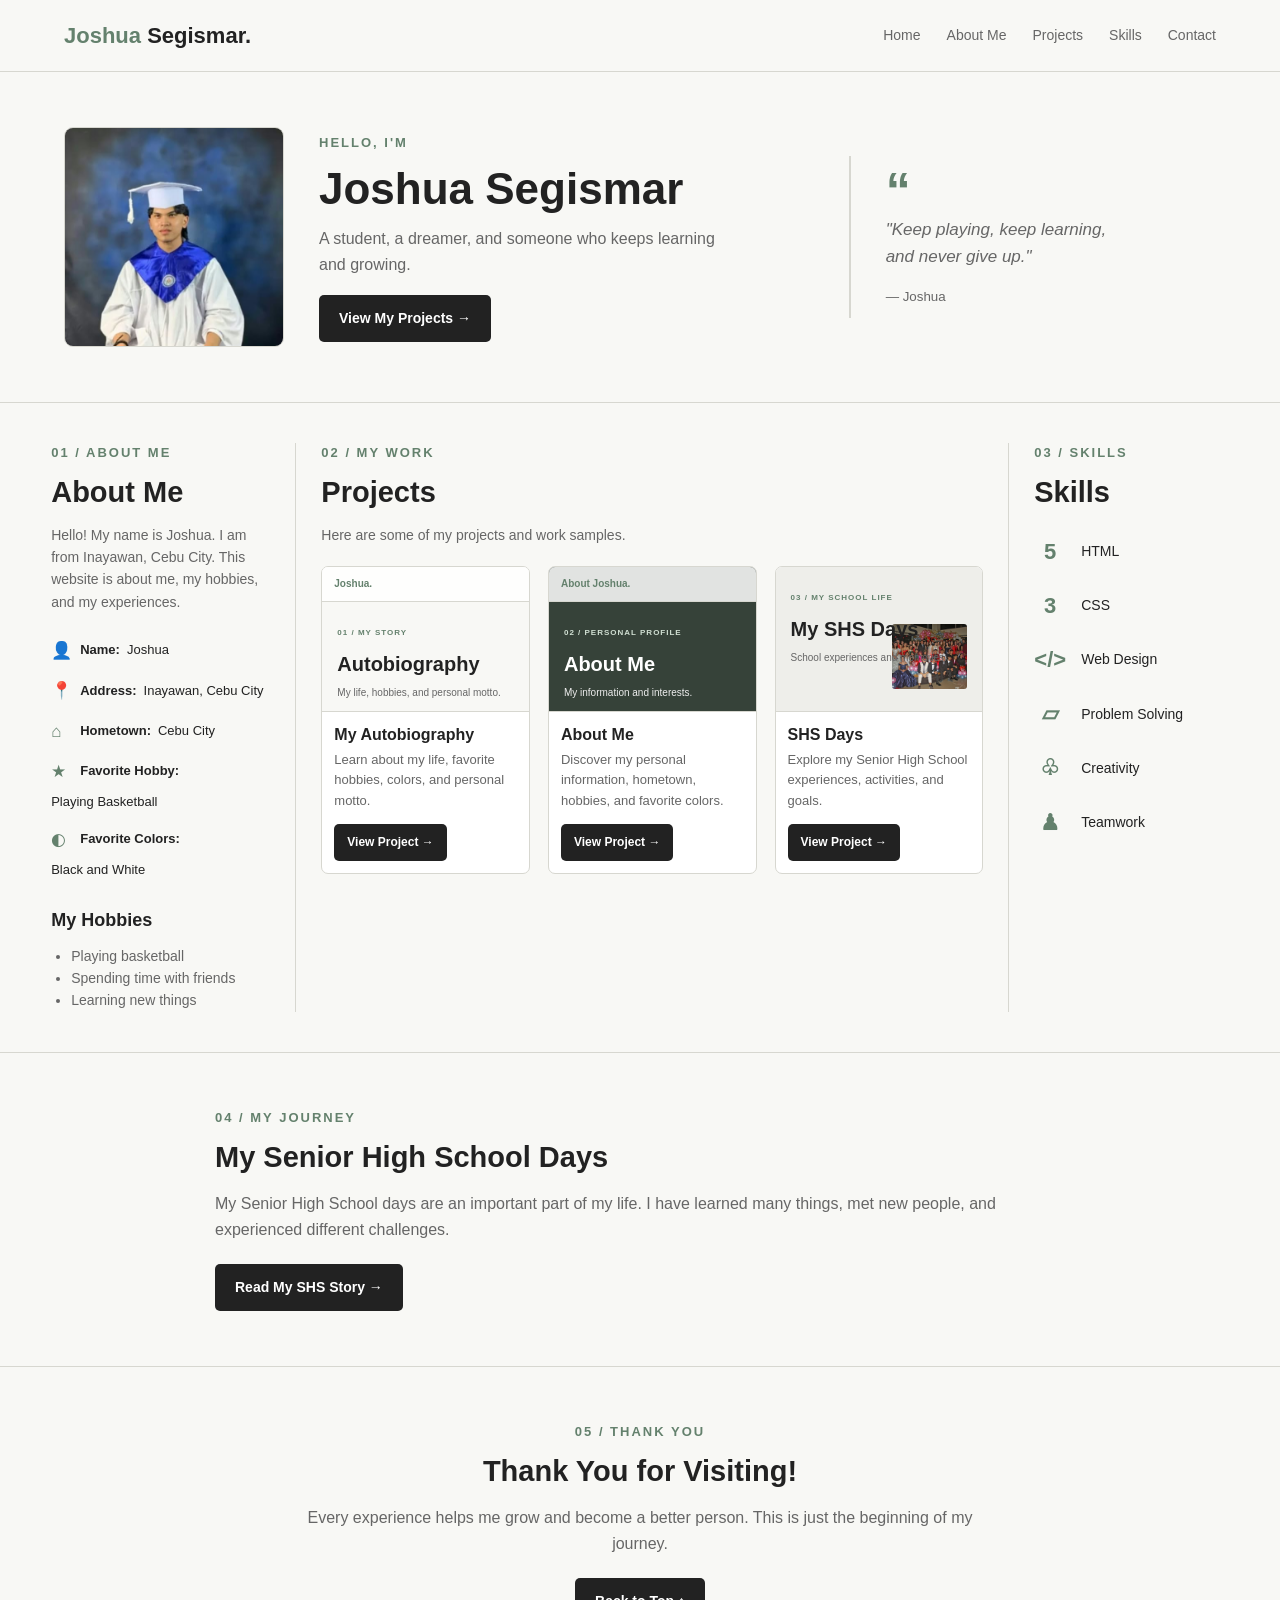
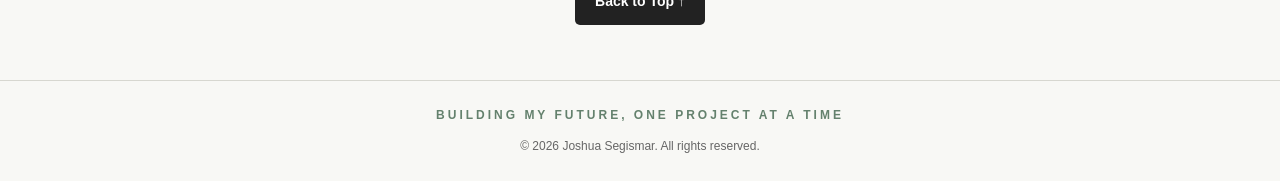
<file: index.html>
<!DOCTYPE html>
<html lang="en">
<head>
    <meta charset="UTF-8">
    <meta name="viewport" content="width=device-width, initial-scale=1.0">
    <title>Joshua Segismar | Portfolio</title>
    <link rel="stylesheet" href="style.css">
</head>
<body>

    <header class="navbar">
        <a href="#home" class="logo"><span>Joshua</span> Segismar.</a>
        <nav>
            <a href="#home">Home</a>
            <a href="#about">About Me</a>
            <a href="#projects">Projects</a>
            <a href="#skills">Skills</a>
            <a href="#contact">Contact</a>
        </nav>
    </header>

    <section class="hero" id="home">
        <div class="hero-content">
            <img src="joshua.jpg" alt="Joshua Segismar" class="profile-img">
            <div class="hero-text">
                <p class="eyebrow">HELLO, I'M</p>
                <h1>Joshua Segismar</h1>
                <p class="intro">A student, a dreamer, and someone who keeps learning and growing.</p>
                <a href="#projects" class="btn">View My Projects →</a>
            </div>
        </div>

        <div class="quote">
            <span class="quote-mark">“</span>
            <p>"Keep playing, keep learning,<br>and never give up."</p>
            <small>— Joshua</small>
        </div>
    </section>

    <main class="main-layout">

        <section class="about section" id="about">
            <p class="eyebrow">01 / ABOUT ME</p>
            <h2>About Me</h2>
            <p class="description">
                Hello! My name is Joshua. I am from Inayawan,
                Cebu City. This website is about me, my hobbies,
                and my experiences.
            </p>

            <div class="info-list">
                <p><span>👤</span><strong>Name:</strong> Joshua</p>
                <p><span>📍</span><strong>Address:</strong> Inayawan, Cebu City</p>
                <p><span>⌂</span><strong>Hometown:</strong> Cebu City</p>
                <p><span>★</span><strong>Favorite Hobby:</strong> Playing Basketball</p>
                <p><span>◐</span><strong>Favorite Colors:</strong> Black and White</p>
            </div>

            <div class="hobbies">
                <h3>My Hobbies</h3>
                <ul>
                    <li>Playing basketball</li>
                    <li>Spending time with friends</li>
                    <li>Learning new things</li>
                </ul>
            </div>
        </section>

        <section class="projects section" id="projects">
            <p class="eyebrow">02 / MY WORK</p>
            <h2>Projects</h2>
            <p class="description">Here are some of my projects and work samples.</p>

            <div class="project-grid">

                <article class="project-card">
                    <div class="preview preview-one">
                        <div class="preview-nav">Joshua.</div>
                        <div class="preview-body">
                            <span>01 / MY STORY</span>
                            <h3>Autobiography</h3>
                            <p>My life, hobbies, and personal motto.</p>
                        </div>
                    </div>
                    <div class="project-info">
                        <h3>My Autobiography</h3>
                        <p>Learn about my life, favorite hobbies, colors, and personal motto.</p>
                        <a href="autobiography.html" class="btn small-btn">View Project →</a>
                    </div>
                </article>

                <article class="project-card">
                    <div class="preview preview-two">
                        <div class="preview-nav">About Joshua.</div>
                        <div class="preview-body">
                            <span>02 / PERSONAL PROFILE</span>
                            <h3>About Me</h3>
                            <p>My information and interests.</p>
                        </div>
                    </div>
                    <div class="project-info">
                        <h3>About Me</h3>
                        <p>Discover my personal information, hometown, hobbies, and favorite colors.</p>
                        <a href="about.html" class="btn small-btn">View Project →</a>
                    </div>
                </article>

                <article class="project-card">
                    <div class="preview preview-three">
                        <div class="preview-body">
                            <span>03 / MY SCHOOL LIFE</span>
                            <h3>My SHS Days</h3>
                            <p>School experiences and memories.</p>
                            <img src="school.jpg" alt="My school" class="school-preview">
                        </div>
                    </div>
                    <div class="project-info">
                        <h3>SHS Days</h3>
                        <p>Explore my Senior High School experiences, activities, and goals.</p>
                        <a href="shs-days.html" class="btn small-btn">View Project →</a>
                    </div>
                </article>

            </div>
        </section>

        <section class="skills section" id="skills">
            <p class="eyebrow">03 / SKILLS</p>
            <h2>Skills</h2>
            <div class="skill-list">
                <div class="skill-item"><span class="skill-icon">5</span><span>HTML</span></div>
                <div class="skill-item"><span class="skill-icon">3</span><span>CSS</span></div>
                <div class="skill-item"><span class="skill-icon">&lt;/&gt;</span><span>Web Design</span></div>
                <div class="skill-item"><span class="skill-icon">▱</span><span>Problem Solving</span></div>
                <div class="skill-item"><span class="skill-icon">♧</span><span>Creativity</span></div>
                <div class="skill-item"><span class="skill-icon">♟</span><span>Teamwork</span></div>
            </div>
        </section>

    </main>

    <section class="shs-section">
        <div class="shs-content">
            <p class="eyebrow">04 / MY JOURNEY</p>
            <h2>My Senior High School Days</h2>
            <p>My Senior High School days are an important part of my life. I have learned many things, met new people, and experienced different challenges.</p>
            <a href="shs-days.html" class="btn">Read My SHS Story →</a>
        </div>
    </section>

    <section class="contact-section" id="contact">
        <p class="eyebrow">05 / THANK YOU</p>
        <h2>Thank You for Visiting!</h2>
        <p>Every experience helps me grow and become a better person. This is just the beginning of my journey.</p>
        <a href="#home" class="btn">Back to Top ↑</a>
    </section>

    <footer>
        <p class="footer-motto">BUILDING MY FUTURE, ONE PROJECT AT A TIME</p>
        <p>© 2026 Joshua Segismar. All rights reserved.</p>
    </footer>

</body>
</html>
</file>
<file: style.css>
* {
    margin: 0;
    padding: 0;
    box-sizing: border-box;
    scroll-behavior: smooth;
}

:root {
    --background: #f8f8f5;
    --white: #ffffff;
    --black: #222222;
    --green: #64816d;
    --gray: #666666;
    --border: #d7d7d0;
}

body {
    font-family: Arial, Helvetica, sans-serif;
    background: var(--background);
    color: var(--black);
    line-height: 1.6;
}

.navbar {
    min-height: 70px;
    padding: 18px 5%;
    display: flex;
    justify-content: space-between;
    align-items: center;
    border-bottom: 1px solid var(--border);
}

.logo {
    font-size: 22px;
    font-weight: bold;
    text-decoration: none;
    color: var(--black);
}

.logo span {
    color: var(--green);
}

.navbar nav {
    display: flex;
    flex-wrap: wrap;
    gap: 26px;
}

.navbar nav a {
    text-decoration: none;
    color: var(--gray);
    font-size: 14px;
}

.navbar nav a:hover {
    color: var(--green);
}

.hero {
    max-width: 1600px;
    margin: auto;
    padding: 55px 5%;
    display: grid;
    grid-template-columns: 2fr 1fr;
    gap: 50px;
    align-items: center;
    border-bottom: 1px solid var(--border);
}

.hero-content {
    display: flex;
    align-items: center;
    gap: 35px;
}

.profile-img {
    width: 220px;
    height: 220px;
    object-fit: cover;
    border-radius: 9px;
    border: 1px solid var(--border);
}

.eyebrow {
    color: var(--green);
    font-size: 13px;
    font-weight: bold;
    letter-spacing: 2px;
    margin-bottom: 10px;
}

.hero h1 {
    font-size: clamp(30px, 3.5vw, 44px);
    line-height: 1.2;
    margin-bottom: 10px;
}

.intro {
    color: var(--gray);
    max-width: 410px;
    margin-bottom: 18px;
}

.btn {
    display: inline-block;
    background: var(--black);
    color: var(--white);
    padding: 12px 20px;
    border-radius: 5px;
    text-decoration: none;
    font-weight: bold;
    font-size: 14px;
    transition: background 0.3s, transform 0.3s;
}

.btn:hover {
    background: var(--green);
    transform: translateY(-2px);
}

.quote {
    border-left: 2px solid var(--border);
    padding: 10px 0 10px 35px;
}

.quote-mark {
    color: var(--green);
    font-size: 50px;
    font-weight: bold;
    line-height: 1;
}

.quote p {
    font-size: 17px;
    font-style: italic;
    color: var(--gray);
    margin-bottom: 12px;
}

.quote small {
    color: var(--gray);
}

.main-layout {
    max-width: 1600px;
    margin: auto;
    padding: 40px 4%;
    display: grid;
    grid-template-columns: minmax(220px, 1fr) minmax(0, 2.7fr) minmax(150px, 0.9fr);
    gap: 25px;
}

.section {
    min-width: 0;
}

.section h2,
.shs-section h2,
.contact-section h2 {
    font-size: 29px;
    line-height: 1.3;
    margin-bottom: 8px;
}

.description {
    color: var(--gray);
    font-size: 14px;
    margin: 12px 0 20px;
}

.about {
    padding-right: 25px;
    border-right: 1px solid var(--border);
}

.info-list {
    margin-top: 24px;
}

.info-list p {
    display: flex;
    flex-wrap: wrap;
    align-items: center;
    gap: 7px;
    font-size: 13px;
    margin-bottom: 13px;
}

.info-list span {
    width: 22px;
    color: var(--green);
    font-size: 17px;
}

.hobbies {
    margin-top: 25px;
}

.hobbies h3 {
    font-size: 18px;
    margin-bottom: 10px;
}

.hobbies ul {
    padding-left: 20px;
    color: var(--gray);
    font-size: 14px;
}

.project-grid {
    display: grid;
    grid-template-columns: repeat(3, minmax(0, 1fr));
    gap: 18px;
    margin-top: 18px;
}

.project-card {
    min-width: 0;
    background: var(--white);
    border: 1px solid var(--border);
    border-radius: 7px;
    overflow: hidden;
    transition: transform 0.3s, box-shadow 0.3s;
}

.project-card:hover {
    transform: translateY(-5px);
    box-shadow: 0 8px 22px rgba(0, 0, 0, 0.08);
}

.preview {
    height: 145px;
    overflow: hidden;
    border-bottom: 1px solid var(--border);
}

.preview-one {
    background: #f8f8f5;
}

.preview-two {
    background: #364239;
    color: white;
}

.preview-three {
    background: #eeeeea;
}

.preview-nav {
    padding: 9px 12px;
    background: rgba(255, 255, 255, 0.85);
    color: var(--green);
    font-size: 10px;
    font-weight: bold;
    border-bottom: 1px solid var(--border);
}

.preview-body {
    padding: 15px;
    position: relative;
}

.preview-body > span {
    font-size: 8px;
    letter-spacing: 1px;
    color: var(--green);
    font-weight: bold;
}

.preview-two .preview-body > span {
    color: #d0dfd2;
}

.preview-body h3 {
    font-size: 20px;
    margin: 5px 0;
}

.preview-body p {
    font-size: 10px;
    color: var(--gray);
}

.preview-two .preview-body p {
    color: #eeeeee;
}

.school-preview {
    width: 75px;
    height: 65px;
    object-fit: cover;
    float: right;
    margin-top: -42px;
    border-radius: 3px;
}

.project-info {
    padding: 12px;
}

.project-info h3 {
    font-size: 16px;
    margin-bottom: 4px;
    line-height: 1.35;
}

.project-info p {
    color: var(--gray);
    font-size: 13px;
    margin-bottom: 12px;
}

.small-btn {
    padding: 9px 13px;
    font-size: 12px;
}

.skills {
    padding-left: 25px;
    border-left: 1px solid var(--border);
}

.skill-list {
    margin-top: 22px;
}

.skill-item {
    display: flex;
    align-items: center;
    gap: 15px;
    margin-bottom: 19px;
    font-size: 14px;
}

.skill-icon {
    width: 32px;
    text-align: center;
    font-size: 22px;
    font-weight: bold;
    color: var(--green);
}

.shs-section {
    border-top: 1px solid var(--border);
    border-bottom: 1px solid var(--border);
    padding: 55px 8%;
}

.shs-content {
    max-width: 850px;
    margin: auto;
}

.shs-content p:not(.eyebrow) {
    color: var(--gray);
    margin: 15px 0 22px;
}

.contact-section {
    text-align: center;
    padding: 55px 20px;
    max-width: 750px;
    margin: auto;
}

.contact-section p:not(.eyebrow) {
    color: var(--gray);
    margin: 15px 0 22px;
}

footer {
    text-align: center;
    padding: 25px 15px;
    border-top: 1px solid var(--border);
}

.footer-motto {
    color: var(--green);
    font-weight: bold;
    font-size: 12px;
    letter-spacing: 3px;
    margin-bottom: 12px;
}

footer p:last-child {
    color: var(--gray);
    font-size: 12px;
}

@media (max-width: 1100px) {
    .hero {
        grid-template-columns: 1fr;
        gap: 30px;
    }

    .main-layout {
        grid-template-columns: minmax(200px, 1fr) minmax(0, 2fr);
    }

    .projects {
        grid-column: 2;
        grid-row: 1 / span 2;
    }

    .project-grid {
        grid-template-columns: 1fr;
    }

    .skills {
        grid-column: 1;
        padding: 25px 0 0;
        border-left: none;
        border-top: 1px solid var(--border);
    }
}

@media (max-width: 650px) {
    .navbar {
        flex-direction: column;
        gap: 15px;
        padding: 18px 15px;
    }

    .navbar nav {
        justify-content: center;
        gap: 15px;
    }

    .navbar nav a {
        font-size: 12px;
    }

    .hero {
        padding: 35px 20px;
    }

    .hero-content {
        flex-direction: column;
        align-items: flex-start;
        gap: 22px;
    }

    .profile-img {
        width: 165px;
        height: 165px;
    }

    .hero h1 {
        font-size: 34px;
    }

    .quote {
        padding-left: 20px;
    }

    .main-layout {
        grid-template-columns: 1fr;
        padding: 35px 20px;
        gap: 35px;
    }

    .about,
    .skills {
        border: none;
        padding: 0;
    }

    .projects {
        grid-column: auto;
        grid-row: auto;
    }

    .project-grid {
        grid-template-columns: 1fr;
    }

    .preview {
        height: 170px;
    }

    .shs-section {
        padding: 40px 20px;
    }

    .section h2,
    .shs-section h2,
    .contact-section h2 {
        font-size: 26px;
    }

    .footer-motto {
        font-size: 10px;
        letter-spacing: 1.5px;
    }
}
</file>
